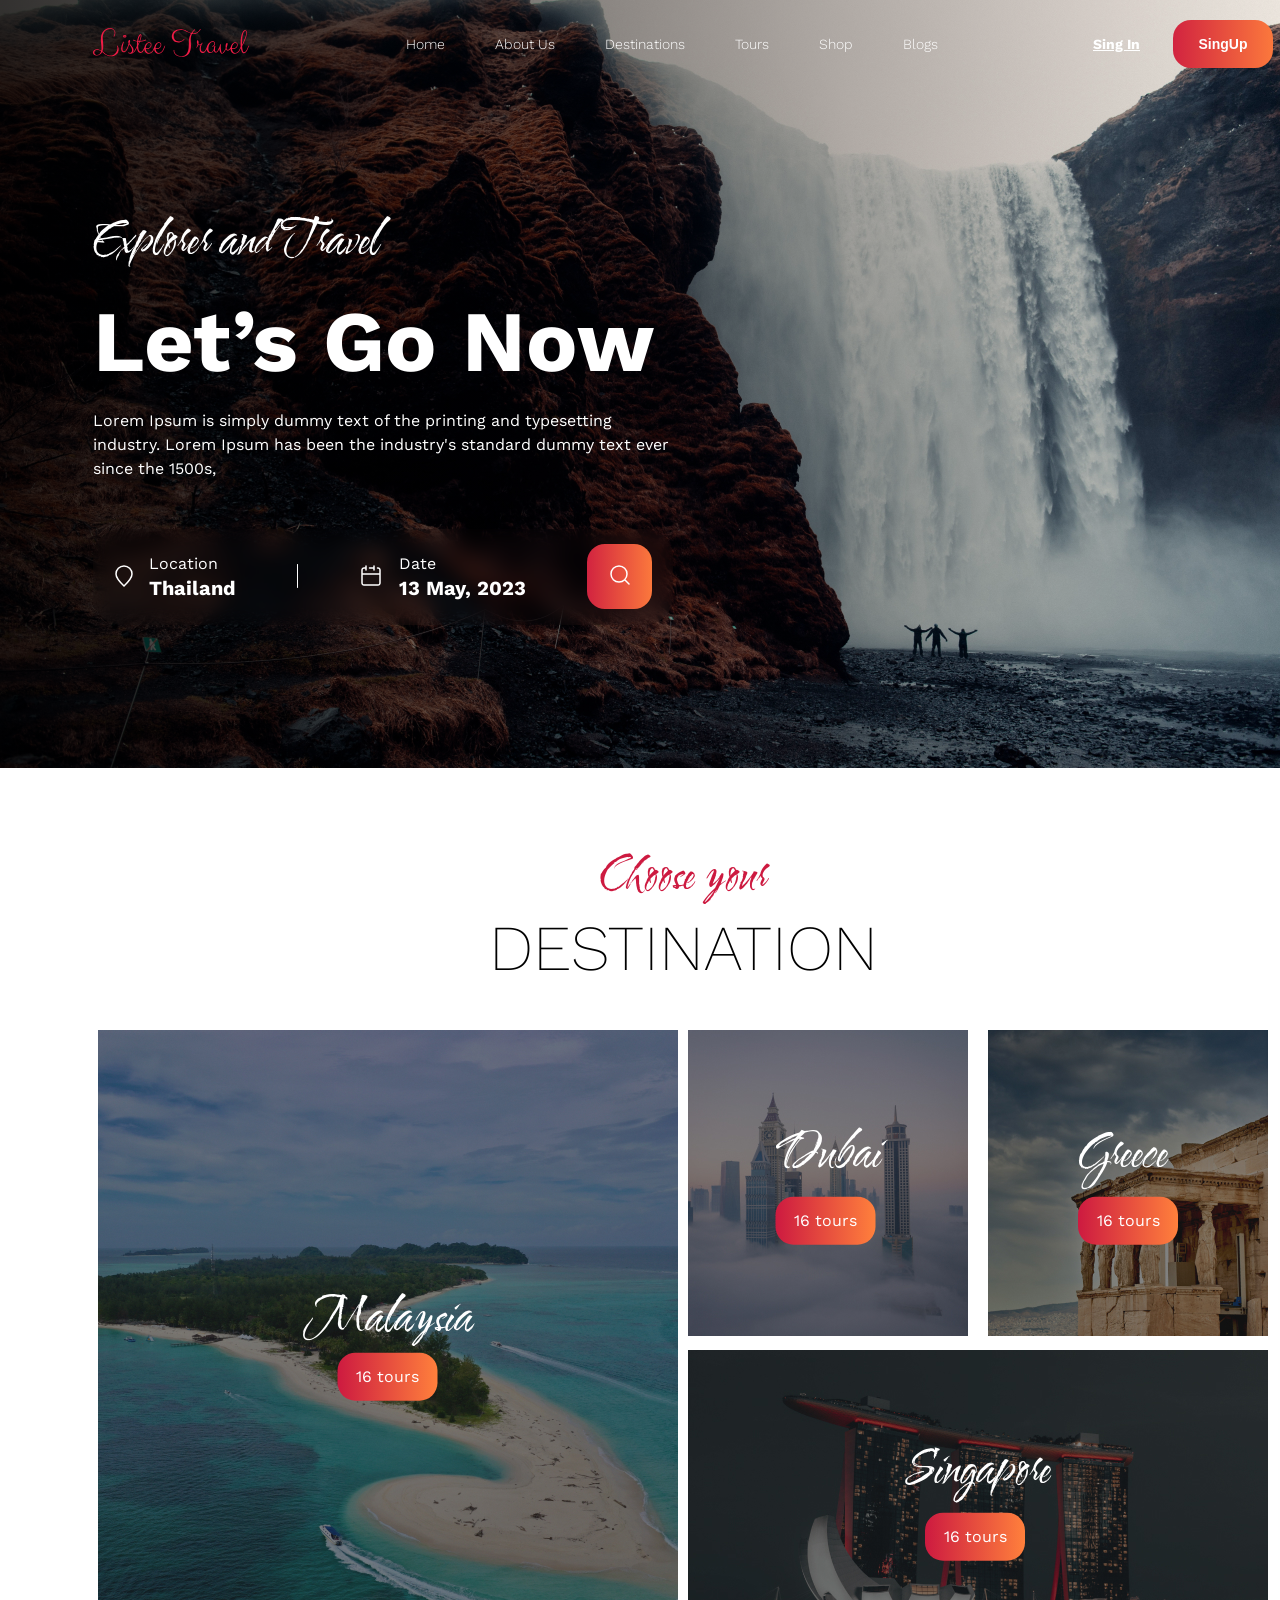
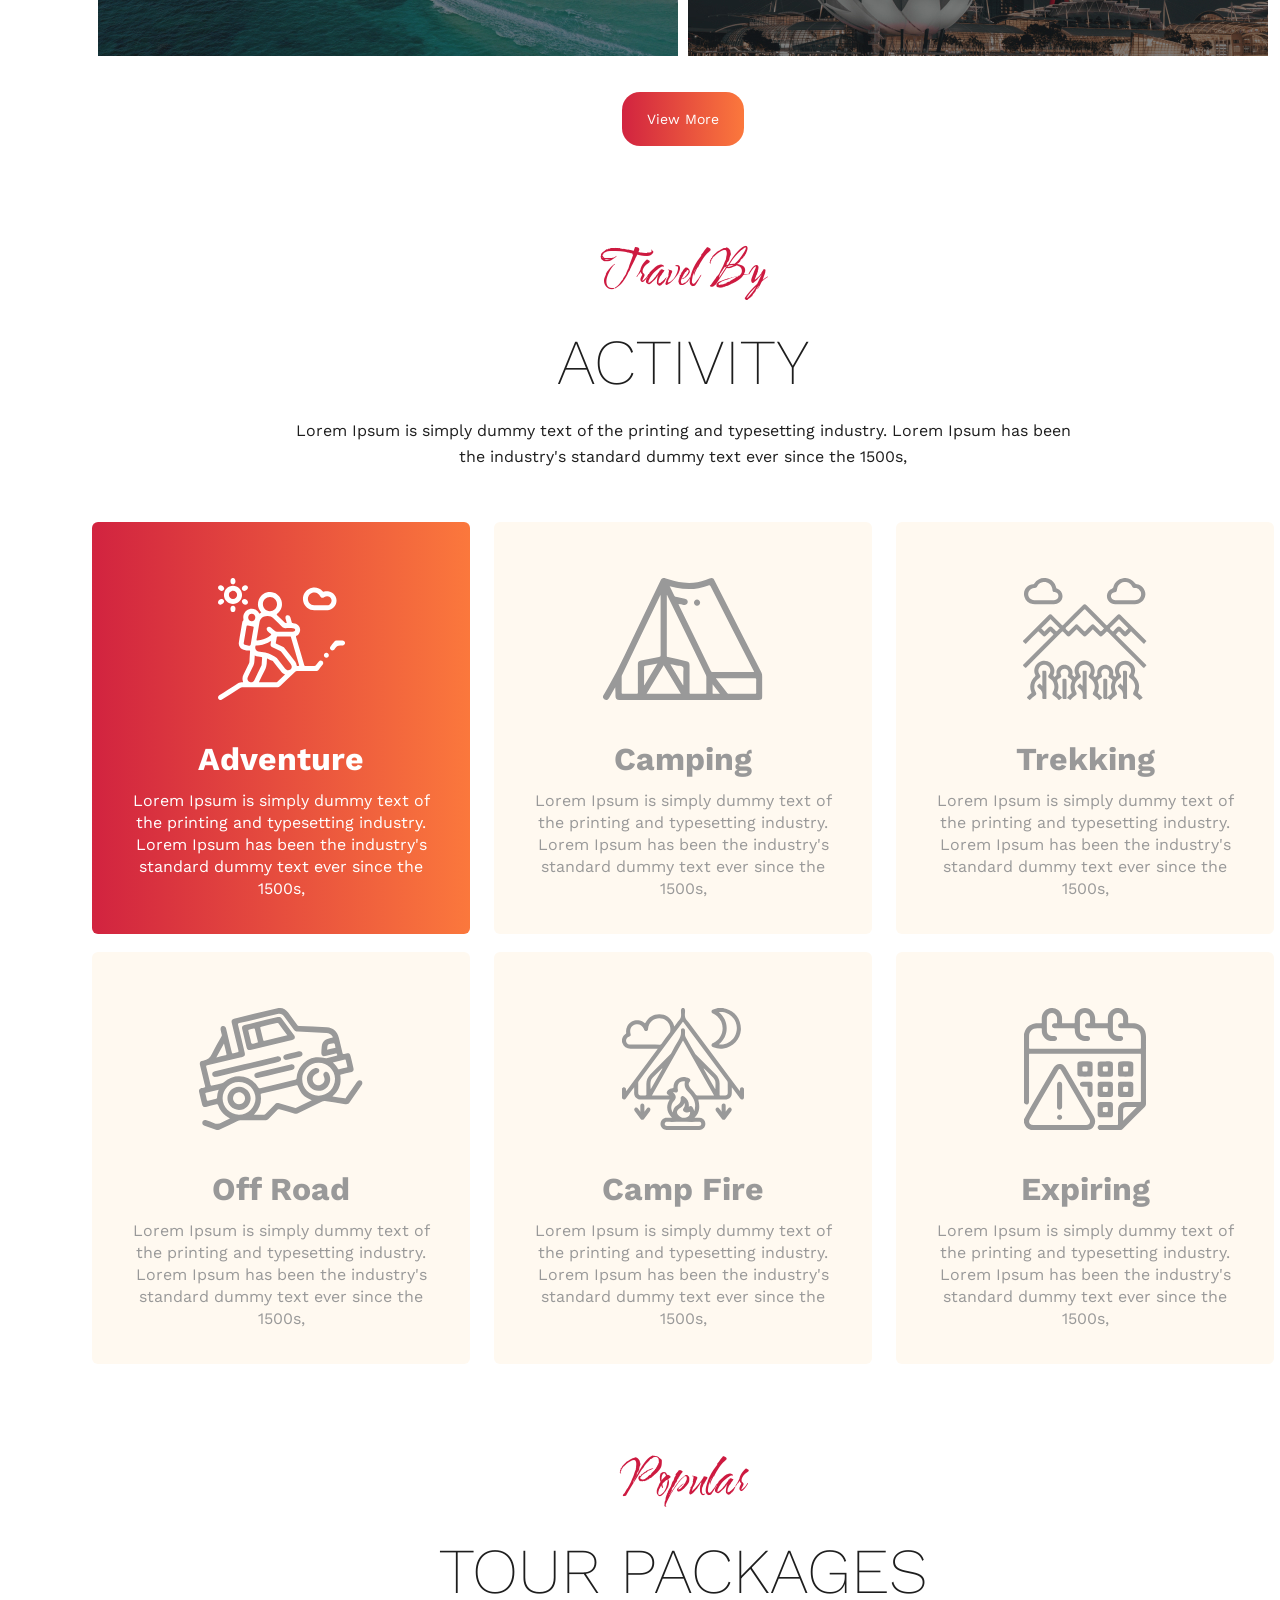
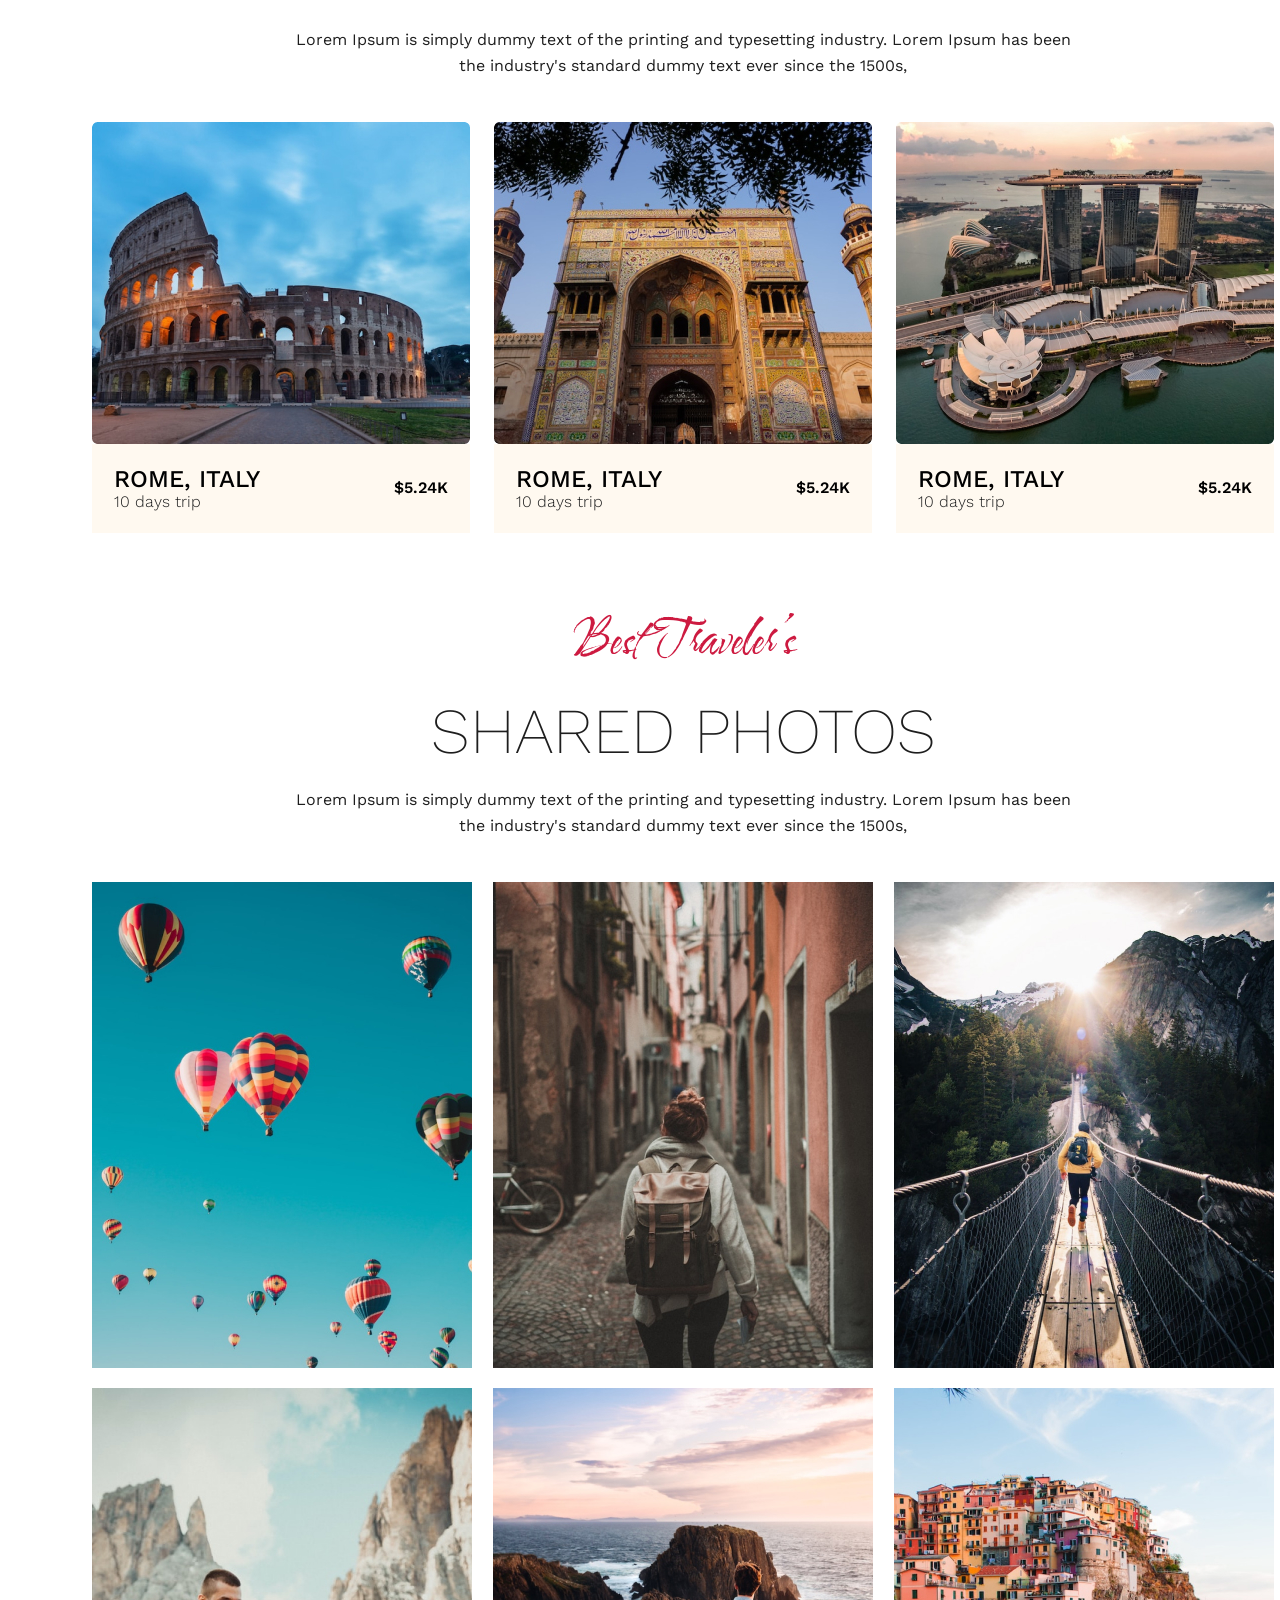
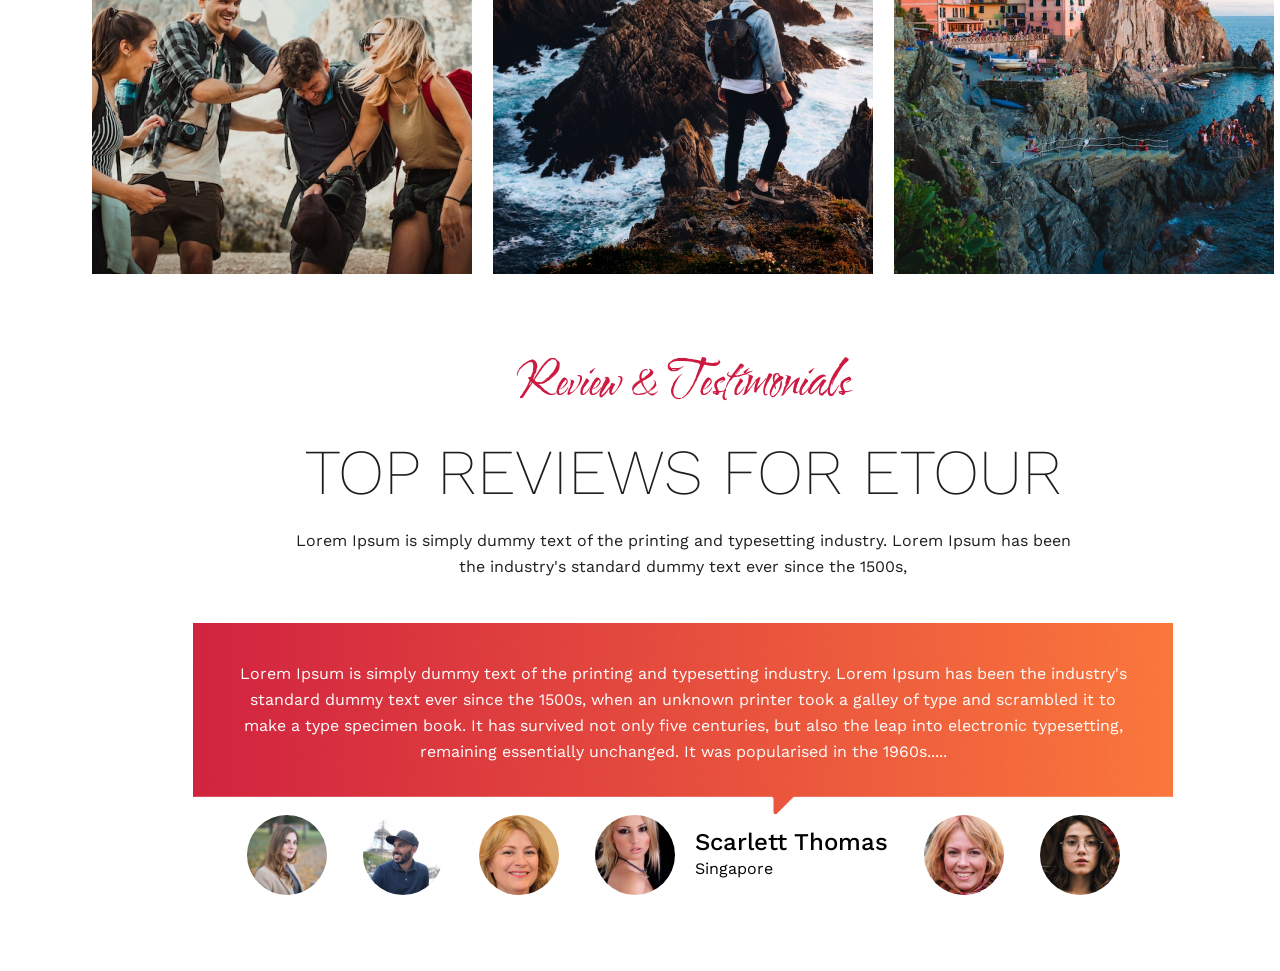
<file: index.html>
<!DOCTYPE html>
<html lang="en">
  <head>
    <meta charset="UTF-8" />
    <meta name="viewport" content="width=device-width, initial-scale=1.0" />
    <title>Lecture 2</title>
    <link rel="stylesheet" href="css/reset.css" />
    <link rel="stylesheet" href="css/styles.css" />
  </head>
  <body>
    <section class="main">
      <header>
        <a href="index.html"><img src="images/logo.svg" alt="logo" /></a>
        <div class="nav-container">
          <nav>
            <ul class="nav-list">
              <li><a href="index.html">Home</a></li>
              <li><a href="#">About Us</a></li>
              <li><a href="#">Destinations</a></li>
              <li><a href="#">Tours</a></li>
              <li><a href="#">Shop</a></li>
              <li><a href="#">Blogs</a></li>
            </ul>
          </nav>
        </div>
        <div class="registr">
          <a href="#" class="singin">Sing In</a>
          <button class="singup">SingUp</button>
        </div>
      </header>
      <div class="main-info">
        <h2 class="main-title">Explorer and Travel</h2>
        <h2 class="slogan">Let’s Go Now</h2>
        <p class="main-desc">
          Lorem Ipsum is simply dummy text of the printing and typesetting
          industry. Lorem Ipsum has been the industry's standard dummy text ever
          since the 1500s,
        </p>
        <div class="container">
          <div class="location">
            <img src="images/location_icon.svg" alt="location icon" />
            <div class="location-text">
              <span>Location</span><br />
              <h4>Thailand</h4>
            </div>
          </div>
          <img src="images/line_icon.svg" alt="line icon" />
          <div class="date">
            <img src="images/calendar_icon.svg" alt="calendar_icon" />
            <div class="location-text">
              <span>Date</span><br />
              <h4>13 May, 2023</h4>
            </div>
          </div>
          <button class="search-btn">
            <img src="images/search_icon.svg" alt="search icon" />
          </button>
        </div>
      </div>
    </section>

    <section class="destinations">
      <div class="title-dest">
        <h4>Choose your</h4>
        <h3>Destination</h3>
      </div>

      <div class="wrapper">
        <div class="left">
          <div class="malaysia-content">
            <h3>Malaysia</h3>
            <a href="#" class="malaysia-link">16 tours</a>
          </div>
        </div>

        <div class="right">
          <div class="right-top">
            <div class="dubai">
              <div class="dubai-content">
                <h3>Dubai</h3>
                <a href="#" class="dubai-link">16 tours</a>
              </div>
            </div>

            <div class="greece">
              <div class="greece-content">
                <h3>Greece</h3>
                <a href="#" class="greece-link">16 tours</a>
              </div>
            </div>
          </div>
          <div class="right-bottom">
            <div class="singapore-content">
              <h3>Singapore</h3>
              <a href="#" class="singapore-link">16 tours</a>
            </div>
          </div>
        </div>
      </div>
      <div class="btn-container">
        <button class="view-btn">View More</button>
      </div>
    </section>

    <section class="activity">
      <div class="title-activity">
        <h4>Travel By</h4>
        <h3>Activity</h3>
        <p>
          Lorem Ipsum is simply dummy text of the printing and typesetting
          industry. Lorem Ipsum has been the industry's standard dummy text ever
          since the 1500s,
        </p>
      </div>
      <div class="cards-container">
        <div class="card-1">
          <img src="images/activ_imag1.svg" alt="Adventure image" />
          <h3>Adventure</h3>
          <p>
            Lorem Ipsum is simply dummy text of the printing and typesetting
            industry. Lorem Ipsum has been the industry's standard dummy text
            ever since the 1500s,
          </p>
        </div>
        <div class="card">
          <img src="images/activ_image2.svg" alt="Camping image" />
          <h3>Camping</h3>
          <p>
            Lorem Ipsum is simply dummy text of the printing and typesetting
            industry. Lorem Ipsum has been the industry's standard dummy text
            ever since the 1500s,
          </p>
        </div>
        <div class="card">
          <img src="images/activ_image3.svg" alt="Trekking image" />
          <h3>Trekking</h3>
          <p>
            Lorem Ipsum is simply dummy text of the printing and typesetting
            industry. Lorem Ipsum has been the industry's standard dummy text
            ever since the 1500s,
          </p>
        </div>
        <div class="card">
          <img src="images/activ_image4.svg" alt="Off Road image" />
          <h3>Off Road</h3>
          <p>
            Lorem Ipsum is simply dummy text of the printing and typesetting
            industry. Lorem Ipsum has been the industry's standard dummy text
            ever since the 1500s,
          </p>
        </div>
        <div class="card">
          <img src="images/activ_image5.svg" alt="Camp Fire image" />
          <h3>Camp Fire</h3>
          <p>
            Lorem Ipsum is simply dummy text of the printing and typesetting
            industry. Lorem Ipsum has been the industry's standard dummy text
            ever since the 1500s,
          </p>
        </div>
        <div class="card">
          <img src="images/activ_image6.svg" alt="Expiring image" />
          <h3>Expiring</h3>
          <p>
            Lorem Ipsum is simply dummy text of the printing and typesetting
            industry. Lorem Ipsum has been the industry's standard dummy text
            ever since the 1500s,
          </p>
        </div>
      </div>
    </section>

    <section class="packages">
      <div class="title-packages">
        <h4>Popular</h4>
        <h3>tour packages</h3>
        <p>
          Lorem Ipsum is simply dummy text of the printing and typesetting
          industry. Lorem Ipsum has been the industry's standard dummy text ever
          since the 1500s,
        </p>
      </div>
      <div class="pack-container">
        <div class="pack-card">
          <img src="images/rome_image1.jpg" alt="rome image" />
          <div class="pack-botton">
            <div class="pack-descr">
              <p>rome, italy</p>
              <span>10 days trip</span>
            </div>
            <div class="pack-price">
              <p>$5.24K</p>
            </div>
          </div>
        </div>
        <div class="pack-card">
          <img src="images/lahore_image2.jpg" alt="lahore image" />
          <div class="pack-botton">
            <div class="pack-descr">
              <p>rome, italy</p>
              <span>10 days trip</span>
            </div>
            <div class="pack-price">
              <p>$5.24K</p>
            </div>
          </div>
        </div>
        <div class="pack-card">
          <img src="images/singapore_image3.jpg" alt="singapore image" />
          <div class="pack-botton">
            <div class="pack-descr">
              <p>rome, italy</p>
              <span>10 days trip</span>
            </div>
            <div class="pack-price">
              <p>$5.24K</p>
            </div>
          </div>
        </div>
      </div>
    </section>

    <section class="photos">
      <div class="title-photos">
        <h4>Best Traveler’s</h4>
        <h3>Shared photos</h3>
        <p>
          Lorem Ipsum is simply dummy text of the printing and typesetting
          industry. Lorem Ipsum has been the industry's standard dummy text ever
          since the 1500s,
        </p>
      </div>
      <div class="photos-container">
        <img src="images/photo_image1.jpg" alt="image" />
        <img src="images/photo_image2.jpg" alt="image" />
        <img src="images/photo_image3.jpg" alt="image" />
        <img src="images/photo_image4.jpg" alt="image" />
        <img src="images/photo_image5.jpg" alt="image" />
        <img src="images/photo_image6.jpg" alt="image" />
      </div>
    </section>

    <section class="reviews">
      <div class="title-reviews">
        <h4>Review & Testimonials</h4>
        <h3>top reviews for etour</h3>
        <p>
          Lorem Ipsum is simply dummy text of the printing and typesetting
          industry. Lorem Ipsum has been the industry's standard dummy text ever
          since the 1500s,
        </p>
      </div>
      <div class="review-descr">
        <p class="review-text">
          Lorem Ipsum is simply dummy text of the printing and typesetting
          industry. Lorem Ipsum has been the industry's standard dummy text ever
          since the 1500s, when an unknown printer took a galley of type and
          scrambled it to make a type specimen book. It has survived not only
          five centuries, but also the leap into electronic typesetting,
          remaining essentially unchanged. It was popularised in the 1960s.....
        </p>
      </div>
      <div class="review-people">
        <img src="images/review_person_1.svg" alt="customer`s image" />
        <img src="images/review_person_2.svg" alt="customer`s image" />
        <img src="images/review_person_3.svg" alt="customer`s image" />
        <div class="customer">
          <img src="images/review_person_4.svg" alt="customer`s image" />
          <div class="customer-info">
            <p>Scarlett Thomas</p>
            <span>Singapore</span>
          </div>
        </div>
        <img src="images/review_person_5.svg" alt="customer`s image" /><img
          src="images/review_person_6.svg"
          alt="customer`s image"
        />
      </div>
    </section>
  </body>
</html>
</file>
<file: css/styles.css>
@import url("https://fonts.googleapis.com/css2?family=Work+Sans:ital,wght@0,100..900;1,100..900&display=swap");
@import url("https://fonts.googleapis.com/css2?family=Water+Brush&display=swap");
body {
  font-family: "Work Sans", sans-serif;
}

.main {
  margin: auto;
  position: relative;
  width: 1366px;
  height: 768px;
  background-image: linear-gradient(
      90.28deg,
      rgba(0, 0, 0, 0.8) 0.23%,
      rgba(0, 0, 0, 0) 99.74%
    ),
    url("../images/background-img.jpg");
  background-repeat: no-repeat;
  background-size: cover;
  background-position: center;
  padding: 20px 93px 0px 93px;
}
header {
  max-width: 1280px;
  width: 100%;
  margin: auto;
  display: flex;
  justify-content: space-between;
  align-items: center;
  position: sticky;
  top: 0px;
  z-index: 10;
}
.nav-container {
  display: flex;
  align-items: center;
}

.nav-list {
  display: flex;
  column-gap: 50px;
}
.nav-list a {
  font-size: 14px;
  font-weight: 300;
  line-height: 16.42px;
  color: white;
}

.registr {
  display: flex;
  column-gap: 33px;
  justify-content: space-between;
  align-items: center;
}
.singin {
  font-size: 14px;
  font-weight: 700;
  line-height: 16.42px;
  color: rgba(255, 255, 255, 1);
  text-decoration: underline;
}
.singup {
  width: 100px;
  height: 48px;
  border-radius: 18px;
  padding: 16px 25px;
  font-size: 14px;
  font-weight: 700;
  line-height: 16.42px;
  color: rgba(255, 255, 255, 1);
  background: linear-gradient(90deg, #cd1a40 -11%, #ff803c 109.5%);
}

.main-info {
  position: absolute;
  width: 580px;
  height: 415px;
  top: 209px;
  left: 93px;
  gap: 0px;

  opacity: 0px;
}
.main-title {
  font-family: Water Brush;
  font-size: 46px;
  font-weight: 400;
  line-height: 66.7px;
  text-align: left;
  color: white;
  margin-bottom: 16px;
}
.slogan {
  font-size: 86px;
  font-weight: 700;
  line-height: 100.88px;
  text-align: left;
  color: white;
}
.main-desc {
  width: 580px;
  font-size: 16px;
  font-weight: 400;
  line-height: 24px;
  text-align: left;
  color: white;
  margin-bottom: 48px;
  margin-top: 16px;
}
.container {
  color: white;
  width: 580px;
  height: 96px;
  display: flex;
  justify-content: space-between;
  align-items: center;
  padding: 15px 21px 16px 22px;
  backdrop-filter: blur(10px);
  border-radius: 28px;
}
.location {
  display: flex;
  align-items: center;
}
.location img {
  margin-right: 16px;
}
.location span {
  font-family: Work Sans;
  font-size: 16px;
  font-weight: 400;
  line-height: 24px;
  text-align: left;
}
.location h4 {
  font-family: Work Sans;
  font-size: 20px;
  font-weight: 700;
  line-height: 24px;
  text-align: left;
}

.date {
  display: flex;
  align-items: center;
}
.date img {
  margin-right: 16px;
}
.date span {
  font-family: Work Sans;
  font-size: 16px;
  font-weight: 400;
  line-height: 24px;
  text-align: left;
}
.date h4 {
  font-family: Work Sans;
  font-size: 20px;
  font-weight: 700;
  line-height: 24px;
  text-align: left;
}

.search-btn {
  width: 65px;
  height: 65px;
  border-radius: 18px;
  color: rgba(255, 255, 255, 1);
  background: linear-gradient(90deg, #cd1a40 -11%, #ff803c 109.5%);
}

/* destinations */
.destinations {
  width: 1366px;
  height: 960px;
  margin: auto;
}
.title-dest {
  width: 388px;
  height: 150px;
  margin: auto;
  text-align: center;
  margin-top: 76px;
  margin-bottom: 36px;
}
.title-dest h4 {
  font-family: Water Brush;
  font-size: 46px;
  font-weight: 400;
  line-height: 66.7px;
  color: rgba(205, 26, 64, 1);
}
.title-dest h3 {
  text-transform: uppercase;
  font-family: Work Sans;
  font-size: 64px;
  font-weight: 200;
  line-height: 75.07px;
  text-align: center;
  color: black;
}
.wrapper {
  width: 1170px;
  height: 626px;
  display: flex;
  justify-content: space-between;
  margin: auto;
}
.left {
  background-image: url(../images/dest_malasia.jpg);
  width: 580px;
  height: 626px;
  position: relative;
}
.malaysia-content {
  position: absolute;
  top: 50%;
  left: 50%;
  transform: translate(-50%, -50%);
}
.malaysia-content h3 {
  font-family: Water Brush;
  font-size: 46px;
  font-weight: 400;
  line-height: 66.7px;
  color: #ffffff;
}
.malaysia-content a {
  width: 100px;
  height: 48px;
  color: #fff;
  background: linear-gradient(to right, #cd1a40, #ff803c);
  padding: 16px 17px;
  border-radius: 18px;
  text-align: center;
  display: inline-block;
  margin-left: 34px;
}
.right-top {
  display: flex;
  justify-content: space-between;
}
.dubai-content {
  position: absolute;
  top: 50%;
  left: 50%;
  transform: translate(-50%, -50%);
}
.dubai-content h3 {
  font-family: Water Brush;
  font-size: 46px;
  font-weight: 400;
  line-height: 66.7px;
  color: #ffffff;
}
.dubai-content a {
  width: 100px;
  height: 48px;
  color: #fff;
  background: linear-gradient(to right, #cd1a40, #ff803c);
  padding: 16px 17px;
  border-radius: 18px;
  text-align: center;
  display: inline-block;
  margin-top: 8px;
}
.dubai {
  position: relative;
  background-image: url(../images/dest_dubai.jpg);
  width: 280px;
  height: 306px;
}
.greece {
  position: relative;
  background-image: url(../images/dest_greece.jpg);
  width: 280px;
  height: 306px;
}
.greece-content {
  position: absolute;
  top: 50%;
  left: 50%;
  transform: translate(-50%, -50%);
}
.greece-content h3 {
  font-family: Water Brush;
  font-size: 46px;
  font-weight: 400;
  line-height: 66.7px;
  color: #ffffff;
}
.greece-content a {
  width: 100px;
  height: 48px;
  color: #fff;
  background: linear-gradient(to right, #cd1a40, #ff803c);
  padding: 16px 17px;
  border-radius: 18px;
  text-align: center;
  display: inline-block;
  margin-top: 8px;
}

.right-bottom {
  position: relative;
  background-image: url(../images/dest_singapore.jpg);
  width: 580px;
  height: 306px;
  margin-top: 14px;
}
.singapore-content {
  position: absolute;
  top: 50%;
  left: 50%;
  transform: translate(-50%, -50%);
}
.singapore-content h3 {
  font-family: Water Brush;
  font-size: 46px;
  font-weight: 400;
  line-height: 66.7px;
  color: #ffffff;
}
.singapore-content a {
  width: 100px;
  height: 48px;
  color: #fff;
  background: linear-gradient(to right, #cd1a40, #ff803c);
  padding: 16px 17px;
  border-radius: 18px;
  text-align: center;
  display: inline-block;
  margin: 8px 19px;
}
.btn-container {
  margin-top: 36px;
  display: flex;
  justify-content: center;
  align-items: center;
}
.view-btn {
  font-family: Work Sans;
  font-size: 14px;
  font-weight: 400;
  line-height: 16.42px;
  width: 122px;
  height: 54px;
  border-radius: 18px;
  color: rgba(255, 255, 255, 1);
  background: linear-gradient(90deg, #cd1a40 -11%, #ff803c 109.5%);
}
/* activity */
.activity {
  width: 1366px;
  margin: auto;
  margin-top: 36px;
}
.title-activity {
  width: 780px;
  height: 237px;
  margin: auto;
  margin-bottom: 36px;
}
.title-activity h4 {
  font-family: Water Brush;
  font-size: 46px;
  font-weight: 400;
  line-height: 66.7px;
  text-align: center;
  color: #cd1a40;
}
.title-activity h3 {
  text-transform: uppercase;
  font-family: Work Sans;
  font-size: 64px;
  font-weight: 200;
  line-height: 75.07px;
  text-align: center;
  color: #1e1e1e;
  margin: 18px 0px 18px 0px;
}
.title-activity p {
  font-family: Work Sans;
  font-size: 16px;
  font-weight: 400;
  line-height: 26px;
  text-align: center;
  color: #1e1e1e;
}
.cards-container {
  margin: auto;
  width: 1182px;
  height: 860px;
  display: flex;
  justify-content: space-between;
  align-items: center;
  flex-wrap: wrap;
}
.card-1 {
  width: 378px;
  color: #fff;
  height: 412px;
  border-radius: 6px;
  padding: 56px 33px 38px 33px;
  text-align: center;
  background: linear-gradient(90deg, #cd1a40 -11%, #ff803c 109.5%);
}
.card-1 h3 {
  font-family: Work Sans;
  font-size: 32px;
  font-weight: 700;
  line-height: 37.54px;
  text-align: center;
  margin: 38px 0px 11px 0px;
}
.card-1 p {
  font-family: Work Sans;
  font-size: 16px;
  font-weight: 400;
  line-height: 22px;
  text-align: center;
}

.card {
  width: 378px;
  color: #fff;
  height: 412px;
  border-radius: 6px;
  padding: 56px 33px 38px 33px;
  text-align: center;
  background: #fff9f0;
}
.card h3 {
  font-family: Work Sans;
  font-size: 32px;
  font-weight: 700;
  line-height: 37.54px;
  color: #999999;
  text-align: center;
  margin: 38px 0px 11px 0px;
}
.card p {
  font-family: Work Sans;
  font-size: 16px;
  font-weight: 400;
  line-height: 22px;
  text-align: center;
  color: #999999;
}
/* packages */
.packages {
  width: 1366px;
  margin: 76px auto;
}
.title-packages {
  width: 780px;
  height: 237px;
  margin: auto;
  margin-bottom: 36px;
}
.title-packages h4 {
  font-family: Water Brush;
  font-size: 46px;
  font-weight: 400;
  line-height: 66.7px;
  text-align: center;
  color: #cd1a40;
}
.title-packages h3 {
  text-transform: uppercase;
  font-family: Work Sans;
  font-size: 64px;
  font-weight: 200;
  line-height: 75.07px;
  text-align: center;
  color: #1e1e1e;
  margin: 18px 0px 18px 0px;
}
.title-packages p {
  font-family: Work Sans;
  font-size: 16px;
  font-weight: 400;
  line-height: 26px;
  text-align: center;
  color: #1e1e1e;
}
.pack-container {
  width: 1182px;
  display: flex;
  justify-content: space-between;
  align-items: center;
  margin: auto;
}
.pack-botton {
  display: flex;
  justify-content: space-between;
  align-items: center;
  padding: 18px 22px 21px 22px;
}
.pack-card {
  background-color: #fff9f0;
}
.pack-descr p {
  text-transform: uppercase;
  font-family: Work Sans;
  font-size: 24px;
  font-weight: 500;
  line-height: 28.15px;
  text-align: left;
}
.pack-descr span {
  font-family: Work Sans;
  font-size: 16px;
  font-weight: 300;
  line-height: 18.77px;
  text-align: left;
  color: #1e1e1e;
  margin-top: 4px;
}
.pack-price p {
  font-family: Work Sans;
  font-size: 16px;
  font-weight: 600;
  line-height: 18.77px;
}
/* photos */
.photos {
  width: 1366px;
  margin: 76px auto;
}
.title-photos {
  width: 780px;
  height: 237px;
  margin: auto;
  margin-bottom: 36px;
}
.title-photos h4 {
  font-family: Water Brush;
  font-size: 46px;
  font-weight: 400;
  line-height: 66.7px;
  text-align: center;
  color: #cd1a40;
}
.title-photos h3 {
  text-transform: uppercase;
  font-family: Work Sans;
  font-size: 64px;
  font-weight: 200;
  line-height: 75.07px;
  text-align: center;
  color: #1e1e1e;
  margin: 18px 0px 18px 0px;
}
.title-photos p {
  font-family: Work Sans;
  font-size: 16px;
  font-weight: 400;
  line-height: 26px;
  text-align: center;
  color: #1e1e1e;
}
.photos-container {
  width: 1182px;
  display: flex;
  justify-content: space-between;
  align-items: center;
  margin: auto;
  flex-wrap: wrap;
  row-gap: 20px;
}
/* reviews */
.reviews {
  width: 1366px;
  margin: 76px auto;
}
.title-reviews {
  width: 780px;
  height: 237px;
  margin: auto;
  margin-bottom: 36px;
}
.title-reviews h4 {
  font-family: Water Brush;
  font-size: 46px;
  font-weight: 400;
  line-height: 66.7px;
  text-align: center;
  color: #cd1a40;
}
.title-reviews h3 {
  text-transform: uppercase;
  font-family: Work Sans;
  font-size: 64px;
  font-weight: 200;
  line-height: 75.07px;
  text-align: center;
  color: #1e1e1e;
  margin: 18px 0px 18px 0px;
}
.title-reviews p {
  font-family: Work Sans;
  font-size: 16px;
  font-weight: 400;
  line-height: 26px;
  text-align: center;
  color: #1e1e1e;
}
.review-descr {
  position: relative;
  padding: 38px 37px 47px 37px;
  width: 980px;
  height: 192px;
  background-image: url(../images/review-img.jpg);
  background-repeat: no-repeat;
  background-size: cover;
  background-position: center;
  margin: auto;
}
.review-text {
  width: 906px;
  height: 107px;
  color: #ffffff;
  position: absolute;
  font-family: Work Sans;
  font-size: 16px;
  font-weight: 400;
  line-height: 26px;
  text-align: center;
}
.review-people {
  width: 873px;
  height: 80px;
  margin: auto;
  display: flex;
  justify-content: space-between;
  align-items: center;
}
.customer {
  width: 293px;
  height: 80px;
  display: flex;
  justify-content: space-between;
  align-items: center;
}
.customer-info p {
  font-family: Work Sans;
  font-size: 24px;
  font-weight: 500;
  line-height: 28.15px;
  text-align: left;
}
.customer-info span {
  font-family: Work Sans;
  font-size: 16px;
  font-weight: 400;
  line-height: 26px;
  text-align: center;
}
</file>
